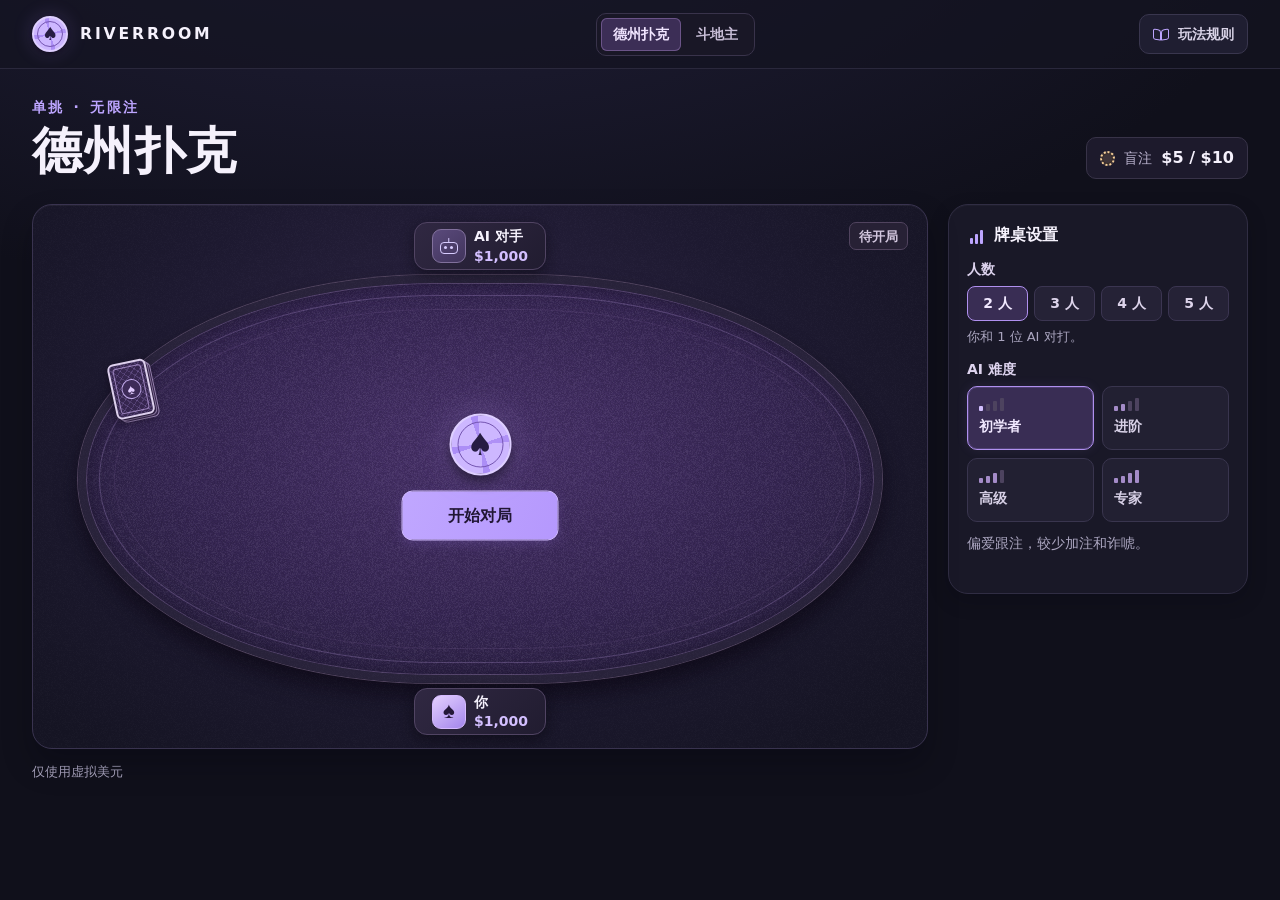
<file: index.html>
<!doctype html>
<html lang="zh-CN">
<head>
  <meta charset="utf-8">
  <meta name="viewport" content="width=device-width, initial-scale=1">
  <meta name="theme-color" content="#11111f">
  <meta name="description" content="和 AI 打 2 至 5 人无限注德州扑克，提供四档难度和牌型图解。">
  <title>河牌俱乐部 · 德州扑克</title>
  <link rel="icon" type="image/png" href="./chip.png">
  <link rel="stylesheet" href="./style.css">
  <script type="module" src="./app.mjs"></script>
</head>
<body>
  <header class="masthead">
    <div class="width masthead-inner">
      <div class="wordmark" aria-label="Riverroom 河牌俱乐部">
        <span class="brand-chip" aria-hidden="true"><span>♠</span></span>
        <span>RIVERROOM</span>
      </div>
      <nav class="game-nav" aria-label="切换牌桌">
        <a href="./" aria-current="page">德州扑克</a>
        <a href="./doudizhu.html">斗地主</a>
      </nav>
      <button class="rules-button" data-open-rules type="button">
        <span class="book-icon" aria-hidden="true"></span>玩法规则
      </button>
    </div>
  </header>

  <main class="width main">
    <div class="intro">
      <div>
        <p class="eyebrow"><span id="game-mode">单挑</span> <span class="eyebrow-dot" aria-hidden="true">·</span> 无限注</p>
        <h1>德州扑克</h1>
      </div>
      <div class="blind-caption"><span class="mini-chip" aria-hidden="true"></span><span>盲注</span><strong>$5 / $10</strong></div>
      <div class="compact-settings">
        <div class="compact-field">
          <label for="seat-count-select">人数</label>
          <span class="select-wrap"><select id="seat-count-select" aria-describedby="seat-count-description"></select></span>
        </div>
        <div class="compact-field">
          <label for="difficulty-select">AI 难度</label>
          <span class="select-wrap"><select id="difficulty-select" aria-describedby="difficulty-description"></select></span>
        </div>
      </div>
    </div>

    <div class="room">
      <div class="game-column">
        <section class="table" id="table" data-turn="idle" data-seat-count="2" aria-label="德州扑克桌">
          <div class="felt" aria-hidden="true"></div>
          <div class="deck-stack" id="deck" aria-hidden="true"></div>
          <div class="table-meta">
            <span class="hand-number" id="hand-number" hidden></span>
            <span class="street" id="street">待开局</span>
          </div>

          <div id="seats"></div>

          <div class="pot" aria-label="底池筹码">
            <span class="pot-icon" aria-hidden="true"><i></i><i></i></span>
            <div class="pot-caption"><span class="pot-label" id="pot-label">底池</span><strong id="pot"></strong></div>
          </div>
          <div class="board" id="board" aria-label="公共牌"></div>
          <div class="table-status">
            <p class="turn-caption" id="turn-caption" role="status"></p>
          </div>
          <div class="table-lobby" id="table-lobby">
            <span class="brand-chip lobby-chip" aria-hidden="true"><span>♠</span></span>
            <button class="action action--raise" id="start" type="button">开始对局</button>
            <span class="lobby-blinds">盲注 $5 / $10</span>
          </div>

          <div class="card-flights" id="card-flights" aria-hidden="true"></div>
        </section>

        <section class="controls" id="controls" aria-label="下注操作" hidden>
          <div id="betting-controls">
            <div class="bet-config" id="bet-config">
              <div class="bet-label">
                <label for="bet-range" id="bet-label">加注至</label>
                <span class="bet-amount"><span aria-hidden="true">$</span><input class="bet-value" id="bet-value" type="number" inputmode="numeric" step="1" placeholder="—" aria-label="自定义金额（美元）" aria-describedby="bet-guidance"></span>
              </div>
              <input id="bet-range" class="bet-range" type="range" min="0" max="1" step="1" value="0">
              <div class="bet-shortcuts">
                <div class="quick-bets quick-bets--fixed" role="group" aria-label="固定金额">
                  <button type="button" data-amount="20">$20</button>
                  <button type="button" data-amount="30">$30</button>
                  <button type="button" data-amount="50">$50</button>
                  <button type="button" data-amount="100">$100</button>
                </div>
                <div class="quick-bets" role="group" aria-label="快捷金额">
                  <button type="button" data-size="minimum">最小</button>
                  <button type="button" data-size="0.5">半池</button>
                  <button type="button" data-size="1">满池</button>
                  <button type="button" data-size="all">全下</button>
                </div>
              </div>
              <p class="bet-guidance" id="bet-guidance" role="status" hidden></p>
            </div>
            <div class="action-buttons">
              <button id="fold" class="action action--fold" type="button">弃牌</button>
              <button id="call" class="action action--call" type="button">跟注</button>
              <button id="raise" class="action action--raise" type="button">加注</button>
              <button id="open-advisor" class="action action--advisor" type="button" aria-haspopup="dialog" aria-controls="advisor-dialog">
                <span class="panel-signal" aria-hidden="true"><i></i><i></i><i></i></span>AI 建议与分析
              </button>
            </div>
          </div>
          <div class="end-controls" id="end-controls" hidden>
            <div class="result-copy">
              <p class="result-title" id="result-title"></p>
              <p class="result-detail" id="result-detail"></p>
              <button class="action action--call result-review" id="open-showdown" type="button" aria-haspopup="dialog" aria-controls="showdown-dialog" hidden>查看摊牌</button>
            </div>
            <button id="next-hand" class="action action--raise" type="button">下一手</button>
          </div>
        </section>
      </div>

      <aside class="room-aside is-idle" id="room-aside" aria-label="牌桌设置和记录">
        <section class="panel difficulty-panel" aria-labelledby="table-settings-heading">
          <h2 id="table-settings-heading"><span class="panel-signal" aria-hidden="true"><i></i><i></i><i></i></span>牌桌设置</h2>
          <h3 class="setting-label" id="seat-count-heading">人数</h3>
          <div class="seat-count-grid" id="seat-count-options" role="group" aria-labelledby="seat-count-heading"></div>
          <p class="setting-description" id="seat-count-description"></p>
          <h3 class="setting-label" id="difficulty-heading">AI 难度</h3>
          <div class="difficulty-grid" id="difficulty-options" role="group" aria-label="选择 AI 难度"></div>
          <p class="difficulty-description" id="difficulty-description"></p>
        </section>

        <section class="panel history-panel" id="history-panel" aria-labelledby="history-heading" hidden>
          <h2 id="history-heading"><span class="panel-list" aria-hidden="true"><i></i><i></i><i></i></span>本手记录</h2>
          <div class="history-list" id="history-scroll" tabindex="0" role="region" aria-label="本手行动记录">
            <ol id="hand-log"></ol>
          </div>
          <button class="reset-button" id="reset" type="button">重新开局</button>
        </section>
      </aside>
    </div>
    <footer class="footer">仅使用虚拟美元</footer>
  </main>

  <dialog id="rules-dialog" class="dialog dialog--rules" aria-labelledby="rules-title">
    <div class="dialog-inner">
      <div class="dialog-heading">
        <h2 id="rules-title">玩法规则</h2>
        <form method="dialog"><button class="dialog-close" type="submit" aria-label="关闭">×</button></form>
      </div>
      <p>每位玩家各有 $1,000 虚拟美元。庄家（BTN）每手轮换。三人及以上时，庄家左侧依次是 $5 小盲和 $10 大盲。四人桌有庄家右侧的关煞位（CO），五人桌再往右一席是劫位（HJ）。翻牌前从大盲左侧开始，翻牌后从庄家左侧开始。只剩两人时，庄家兼小盲，翻牌前先行动，大盲在翻牌后先行动。</p>
      <h3>四种花色</h3>
      <div class="suit-examples" id="suit-examples"></div>
      <p class="rule-note">四种花色地位相同，摊牌按五张牌的牌型和点数比较。</p>
      <h3>一手怎么打</h3>
      <p>先拿两张手牌，再依次发出三张翻牌、一张转牌和一张河牌。面对下注可弃牌、跟注或加注。无需跟注时，可过牌或下注。</p>
      <p>对手弃牌时你直接赢得底池。打到摊牌时，从两张手牌和五张公共牌中选出最强的五张，比牌后结算。牌力完全相同则平分底池。</p>
      <h3>牌型从强到弱</h3>
      <ol class="hand-examples" id="hand-examples"></ol>
      <h3>全下和边池</h3>
      <p>未被对手跟注的金额会退回。有人全下时，每人只能争夺自己参与的底池，主池和边池分别结算。筹码归零的玩家出局。你出局或赢下整桌后，可以准备下一局。</p>
    </div>
  </dialog>

  <dialog id="advisor-dialog" class="dialog dialog--advisor" aria-labelledby="advisor-title">
    <div class="dialog-inner">
      <div class="dialog-heading">
        <h2 id="advisor-title">AI 建议与分析</h2>
        <form method="dialog"><button class="dialog-close" type="submit" aria-label="关闭分析" autofocus>×</button></form>
      </div>
      <div id="advisor-details" hidden>
        <p class="advisor-context" id="advisor-context"></p>
        <div class="advisor-hand">
          <span>你的手牌</span>
          <strong id="advisor-pocket"></strong>
          <span id="advisor-hand-type"></span>
        </div>
        <div class="advisor-hand" id="advisor-board-row" hidden>
          <span>公共牌</span>
          <strong id="advisor-board"></strong>
        </div>
        <dl class="advisor-metrics">
          <div><dt>摊牌权益</dt><dd id="advisor-equity"></dd></div>
          <div><dt>跟注所需权益</dt><dd id="advisor-odds"></dd></div>
          <div><dt>当前底池</dt><dd id="advisor-pot"></dd></div>
        </dl>
      </div>
      <div class="advisor-suggestion" role="status">
        <strong id="advisor-decision"></strong>
        <p id="advisor-reason"></p>
      </div>
      <p class="advisor-method">摊牌权益是模拟中平均分到的底池比例。模拟参考已见牌和对手下注记录。</p>
    </div>
  </dialog>

  <dialog id="showdown-dialog" class="dialog dialog--showdown" aria-labelledby="showdown-title">
    <div class="dialog-inner">
      <div class="dialog-heading">
        <h2 id="showdown-title">摊牌结果</h2>
        <form method="dialog"><button class="dialog-close" type="submit" aria-label="关闭摊牌结果" autofocus>×</button></form>
      </div>
      <ol class="showdown-pots" id="showdown-pots" aria-label="底池分配"></ol>
      <ul class="showdown-hands" id="showdown-hands" aria-label="获胜牌型"></ul>
    </div>
  </dialog>

  <dialog id="reset-dialog" class="dialog dialog--small" aria-labelledby="reset-title">
    <div class="dialog-inner">
      <h2 id="reset-title">重新开局？</h2>
      <p>当前对局将结束。所有玩家恢复为 $1,000，牌桌回到待开局状态。</p>
      <form class="dialog-actions" method="dialog">
        <button class="action action--fold" value="cancel" autofocus>继续打</button>
        <button class="action action--raise" value="reset">重新开局</button>
      </form>
    </div>
  </dialog>
</body>
</html>
</file>
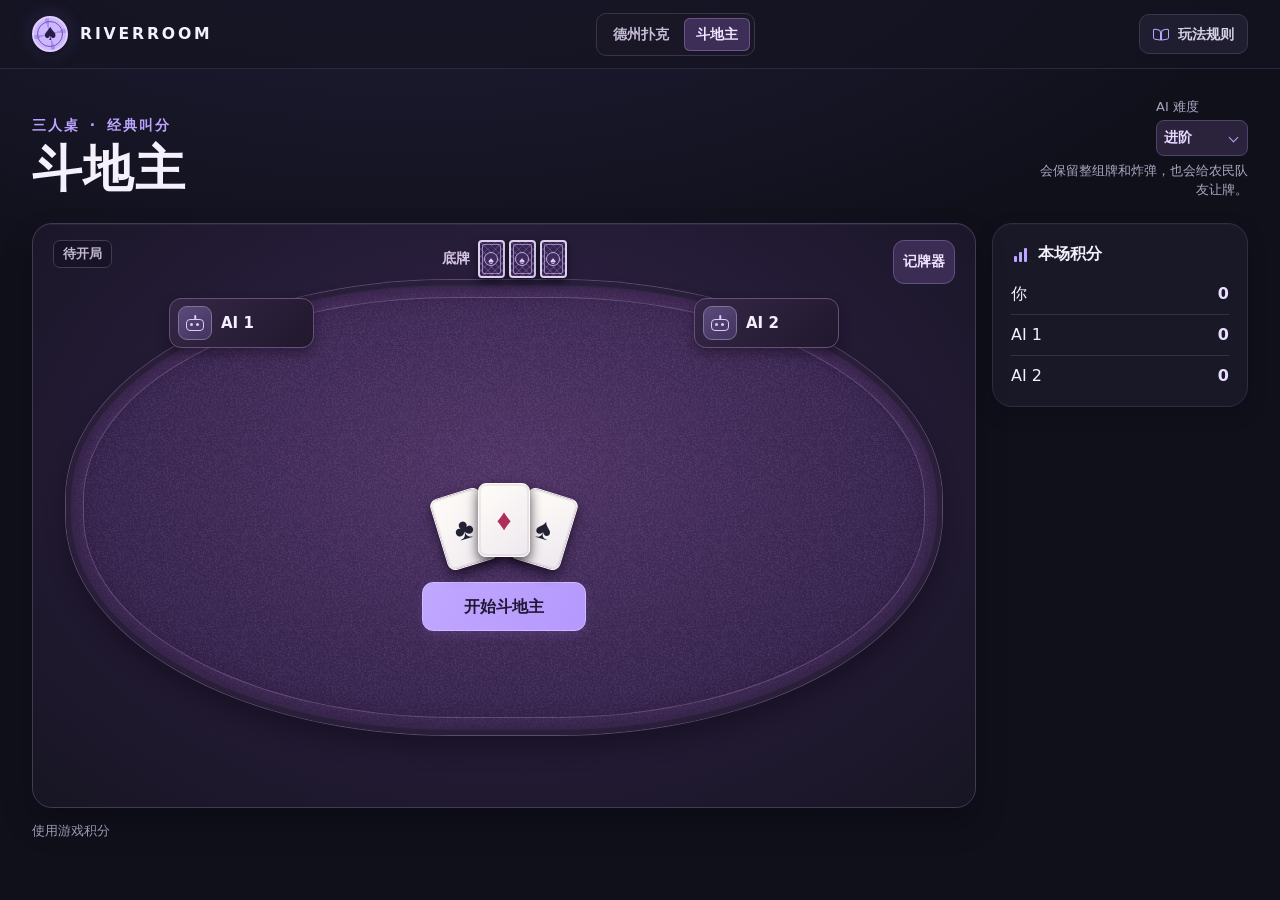
<file: doudizhu.html>
<!doctype html>
<html lang="zh-CN">
<head>
  <meta charset="utf-8">
  <meta name="viewport" content="width=device-width, initial-scale=1">
  <meta name="theme-color" content="#11111f">
  <meta name="description" content="和两位 AI 打经典三人斗地主。轮流叫分，选牌跟牌，支持出牌提示和积分结算。">
  <title>河牌俱乐部 · 斗地主</title>
  <link rel="icon" type="image/png" href="./chip.png">
  <link rel="stylesheet" href="./style.css">
  <link rel="stylesheet" href="./doudizhu.css">
  <script type="module" src="./doudizhu.mjs"></script>
</head>
<body>
  <header class="masthead">
    <div class="width masthead-inner">
      <div class="wordmark" aria-label="Riverroom 河牌俱乐部">
        <span class="brand-chip" aria-hidden="true"><span>♠</span></span>
        <span>RIVERROOM</span>
      </div>
      <nav class="game-nav" aria-label="切换牌桌">
        <a href="./">德州扑克</a>
        <a href="./doudizhu.html" aria-current="page">斗地主</a>
      </nav>
      <button class="rules-button" id="ddz-open-rules" type="button">
        <span class="book-icon" aria-hidden="true"></span>玩法规则
      </button>
    </div>
  </header>

  <main class="width main ddz-main">
    <div class="intro">
      <div>
        <p class="eyebrow">三人桌 <span class="eyebrow-dot" aria-hidden="true">·</span> 经典叫分</p>
        <h1>斗地主</h1>
      </div>
      <div class="ddz-difficulty">
        <div class="compact-field">
          <label for="ddz-difficulty">AI 难度</label>
          <span class="select-wrap"><select id="ddz-difficulty" aria-describedby="ddz-difficulty-description"></select></span>
        </div>
        <p id="ddz-difficulty-description"></p>
      </div>
    </div>

    <div class="ddz-room">
      <section class="ddz-table" id="ddz-table" data-phase="idle" aria-label="斗地主牌桌">
        <div class="ddz-felt" aria-hidden="true"></div>

        <div class="ddz-meta">
          <div class="ddz-round-meta">
            <span class="hand-number" id="ddz-round">待开局</span>
            <span class="ddz-stake" id="ddz-stake" hidden></span>
          </div>
          <div class="ddz-bottom">
            <span>底牌</span>
            <div class="ddz-card-line" id="ddz-bottom" role="group" aria-label="三张底牌"></div>
          </div>
          <button class="action action--call ddz-tracker-button" id="ddz-open-tracker" type="button" aria-haspopup="dialog" aria-controls="ddz-tracker">记牌器</button>
        </div>

        <div class="ddz-rivals">
          <div class="ddz-rival-column"><div class="ddz-rival" id="ddz-seat-1">
            <span class="avatar avatar--computer" aria-hidden="true"><span class="robot"></span></span>
            <div class="ddz-rival-copy">
              <strong>AI 1</strong>
              <span class="ddz-role" id="ddz-role-1" hidden></span>
            </div>
            <span class="ddz-count" id="ddz-count-1" hidden></span>
          </div>
          <div class="ddz-seat-action" id="ddz-action-1" hidden></div></div>
          <div class="ddz-rival-column"><div class="ddz-rival" id="ddz-seat-2">
            <span class="avatar avatar--computer" aria-hidden="true"><span class="robot"></span></span>
            <div class="ddz-rival-copy">
              <strong>AI 2</strong>
              <span class="ddz-role" id="ddz-role-2" hidden></span>
            </div>
            <span class="ddz-count" id="ddz-count-2" hidden></span>
          </div>
          <div class="ddz-seat-action" id="ddz-action-2" hidden></div></div>
        </div>

        <div class="ddz-center">
          <div class="ddz-lobby" id="ddz-lobby">
            <div class="ddz-lobby-cards" aria-hidden="true">
              <span class="card card--face">♣</span>
              <span class="card card--face card--red">♦</span>
              <span class="card card--face">♠</span>
            </div>
            <button class="action action--raise" id="ddz-start" type="button">开始斗地主</button>
          </div>
          <p class="ddz-turn" id="ddz-turn" role="status"></p>
          <p class="ddz-event" id="ddz-event" role="status"></p>
        </div>

        <div class="ddz-seat-action ddz-seat-action--player" id="ddz-action-0" hidden></div>

        <div class="ddz-hand-area" id="ddz-hand-area" hidden>
          <div class="ddz-hand-heading">
            <div>
              <h2>你的手牌</h2>
              <span class="ddz-role" id="ddz-role-0" hidden></span>
            </div>
            <span class="ddz-count" id="ddz-count-0"></span>
          </div>
          <div class="ddz-hand" id="ddz-hand" role="group" aria-label="点击选择手牌"></div>
        </div>

        <div class="ddz-controls" id="ddz-controls" hidden>
          <div class="ddz-bid-controls" id="ddz-bid-controls" role="group" aria-label="叫分" hidden>
            <button class="action action--fold" type="button" data-bid="0">不叫</button>
            <button class="action action--call" type="button" data-bid="1">1 分</button>
            <button class="action action--call" type="button" data-bid="2">2 分</button>
            <button class="action action--raise" type="button" data-bid="3">3 分</button>
          </div>
          <div id="ddz-play-controls" hidden>
            <div class="ddz-selection-row">
              <p class="ddz-selection" id="ddz-selection" role="status"></p>
              <button class="action action--fold ddz-clear" id="ddz-clear" type="button" aria-label="清空已选手牌" disabled>清空</button>
            </div>
            <div class="ddz-play-buttons">
              <button class="action action--fold" id="ddz-pass" type="button">不出</button>
              <button class="action action--call" id="ddz-hint" type="button">提示</button>
              <button class="action action--raise" id="ddz-play" type="button">出牌</button>
            </div>
          </div>
        </div>

        <div class="ddz-summary" id="ddz-summary" aria-labelledby="ddz-result-title" hidden>
          <div>
            <h2 id="ddz-result-title"></h2>
            <p id="ddz-result-detail"></p>
          </div>
          <button class="action action--raise" id="ddz-next" type="button">再来一局</button>
        </div>
      </section>

      <aside class="ddz-side" aria-label="斗地主积分和记录">
        <section class="panel ddz-score-panel" aria-labelledby="ddz-score-title">
          <h2 id="ddz-score-title"><span class="panel-signal" aria-hidden="true"><i></i><i></i><i></i></span>本场积分</h2>
          <dl class="ddz-score">
            <div><dt>你</dt><dd id="ddz-score-0">0</dd></div>
            <div><dt>AI 1</dt><dd id="ddz-score-1">0</dd></div>
            <div><dt>AI 2</dt><dd id="ddz-score-2">0</dd></div>
          </dl>
        </section>

        <section class="panel history-panel ddz-history-panel" id="ddz-history-panel" aria-labelledby="ddz-history-title" hidden>
          <h2 id="ddz-history-title"><span class="panel-list" aria-hidden="true"><i></i><i></i><i></i></span>本局记录</h2>
          <div class="history-list" id="ddz-history-scroll" tabindex="0" role="region" aria-label="本局出牌记录">
            <ol id="ddz-history"></ol>
          </div>
        </section>
      </aside>
    </div>
    <footer class="footer">使用游戏积分</footer>
  </main>

  <dialog id="ddz-tracker" class="dialog dialog--tracker" aria-labelledby="ddz-tracker-title" aria-describedby="ddz-tracker-description">
    <div class="dialog-inner">
      <div class="dialog-heading">
        <div class="ddz-tracker-title">
          <h2 id="ddz-tracker-title">记牌器</h2>
          <span class="ddz-tracker-total" id="ddz-tracker-total" hidden></span>
        </div>
        <form method="dialog"><button class="dialog-close" type="submit" aria-label="关闭记牌器" autofocus>×</button></form>
      </div>
      <p id="ddz-tracker-description">发牌后可查看你手牌以外尚未打出的牌。</p>
      <dl class="ddz-tracker-counts" id="ddz-tracker-counts" aria-label="各点数剩余张数" hidden></dl>
    </div>
  </dialog>

  <dialog id="ddz-rules" class="dialog dialog--rules" aria-labelledby="ddz-rules-title">
    <div class="dialog-inner">
      <div class="dialog-heading">
        <h2 id="ddz-rules-title">斗地主规则</h2>
        <form method="dialog"><button class="dialog-close" type="submit" aria-label="关闭规则" autofocus>×</button></form>
      </div>
      <h3>叫地主</h3>
      <p>每人先拿 17 张牌。轮到你时，可以不叫，或叫比当前更高的分数。叫 3 分直接成为地主，否则一轮后由最高叫分者当地主。三人都不叫就重新发牌。地主拿走公开的三张底牌，并第一个出牌。</p>
      <h3>出牌与跟牌</h3>
      <p>点手牌选中，再按「出牌」。「提示」会选出一组合法牌，可以反复点击换一组。跟牌时可选「不出」，或用同牌型、同张数、更高点数的牌压过上一手。连续两人不出后，由最后出牌的人领出新一轮。</p>
      <p>单牌从小到大为 3 至 A、2、小王、大王。炸弹可以压过普通牌型，王炸可以压过炸弹。</p>
      <dl class="ddz-rule-combos">
        <div><dt>单牌、对子、三张</dt><dd>同点数的 1 张、2 张或 3 张。</dd></div>
        <div><dt>三带一、三带一对</dt><dd>三张同点牌带一张单牌或一对。</dd></div>
        <div><dt>顺子、连对</dt><dd>至少 5 张连续单牌，或至少 3 个连续对子。</dd></div>
        <div><dt>飞机</dt><dd>至少 2 组三张连续同点牌，可每组带一张单牌或一对。</dd></div>
        <div><dt>四带二、四带两对</dt><dd>四张同点牌带两张单牌，或带两对不同点数的对子。</dd></div>
        <div><dt>炸弹、王炸</dt><dd>四张同点的牌是炸弹。小王和大王一起出是王炸。</dd></div>
      </dl>
      <p class="rule-note">顺子、连对和飞机的主体只用 3 至 A。带单牌时，同点数最多带两张，大小王最多带一张，所带牌的点数须与主体不同。</p>
      <h3>输赢与积分</h3>
      <p>地主先出完，地主胜。任一农民先出完，两名农民一起赢。叫分是底分，每次炸弹或王炸都让倍数翻倍。地主赢且两个农民都未出牌为春天，农民赢且地主只出过一手为反春，两种情况都再翻一倍。</p>
      <p>每名农民按底分乘倍数结算，地主结算两份。</p>
    </div>
  </dialog>
</body>
</html>
</file>
<file: style.css>
:root {
  color-scheme: dark;
  --background: #10101b;
  --panel: #191827;
  --border: #302d43;
  --text: #f5f1fc;
  --muted: #aaa5bf;
  --accent: #bda5ff;
  --accent-bright: #d2bfff;
  --gold: #f7d199;
  --radius: 20px;
  font-family: Inter, system-ui, -apple-system, BlinkMacSystemFont, 'PingFang SC', 'Microsoft YaHei', 'Noto Sans CJK SC', sans-serif;
  line-height: 1.5;
  font-weight: 450;
  -webkit-font-smoothing: antialiased;
}

*, *::before, *::after { box-sizing: border-box; }
[hidden] { display: none !important; }
body {
  min-width: 280px;
  min-height: 100vh;
  margin: 0;
  color: var(--text);
  background: radial-gradient(ellipse 80% 500px at 32% -140px, #22203b, transparent 89%), var(--background);
  background-repeat: no-repeat;
}
button, input, select { font: inherit; }
button { cursor: pointer; }
button:disabled, input:disabled { cursor: default; }
button, select { color: inherit; }
:focus-visible { outline: 2px solid var(--accent-bright); outline-offset: 4px; }
button, input, select { -webkit-tap-highlight-color: transparent; }
.width { width: min(1240px, calc(100% - 64px)); margin-inline: auto; }

.masthead { background: #141320b0; border-bottom: 1px solid #2a283c; }
.masthead-inner { min-height: 68px; display: flex; align-items: center; justify-content: space-between; gap: 14px; }
.wordmark { display: flex; align-items: center; gap: 12px; font-size: .98rem; font-weight: 850; letter-spacing: .18em; }
.game-nav { display: flex; gap: 3px; padding: 4px; border: 1px solid #39334b; border-radius: 10px; background: #191726; }
.game-nav a { display: grid; place-items: center; min-height: 33px; padding: 3px 12px; border-radius: 6px; color: #c7bdd6; font-size: .875rem; font-weight: 750; text-decoration: none; white-space: nowrap; }
.game-nav a:hover { color: var(--text); background: #292237; }
.game-nav a[aria-current='page'] { color: #f1e5ff; background: #3c2e56; box-shadow: inset 0 0 0 1px #6b5488; }
.brand-chip {
  display: grid;
  place-items: center;
  position: relative;
  width: 36px;
  height: 36px;
  border-radius: 50%;
  border: 2px solid #decfff;
  color: #271c43;
  background: conic-gradient(from 15deg, #cdb7ff 0deg 55deg, #af91f6 55deg 70deg, #cdb7ff 70deg 145deg, #ac8ef6 145deg 160deg, #cdb7ff 160deg 235deg, #ac8ef6 235deg 250deg, #cdb7ff 250deg 325deg, #ac8ef6 325deg 340deg, #cdb7ff 340deg 360deg);
  box-shadow: 0 0 19px #af89ff36, 0 2px 5px #07040e;
}
.brand-chip::before { content: ''; position: absolute; inset: 3px; border-radius: inherit; border: 1px solid #7455b1; }
.brand-chip span { font-size: 1.125rem; line-height: 1; letter-spacing: 0; }
.rules-button {
  min-height: 40px;
  display: flex;
  align-items: center;
  gap: 9px;
  padding: 0 13px;
  border: 1px solid #39364e;
  border-radius: 10px;
  color: #d9d3e7;
  background: #1f1e31;
  font-size: .875rem;
  font-weight: 650;
}
.rules-button:hover { background: #2a263e; }
.book-icon { position: relative; display: inline-block; width: 16px; height: 13px; flex: 0 0 16px; color: var(--accent); }
.book-icon::before, .book-icon::after { content: ''; position: absolute; inset: 1px auto 1px 0; width: 8px; border: 1.5px solid currentColor; border-radius: 2px 3px 1px 2px; transform: skewY(9deg); }
.book-icon::after { left: auto; right: 0; transform: skewY(-9deg); border-radius: 3px 2px 2px 1px; }

.main { padding-top: 28px; }
.intro { display: flex; justify-content: space-between; align-items: end; gap: 12px; margin-bottom: 23px; }
.eyebrow { margin: 0 0 3px; color: var(--accent); font-size: .875rem; font-weight: 730; letter-spacing: .16em; }
.eyebrow-dot { padding-inline: 2px; }
h1 { margin: 0; font-size: clamp(2rem, 4vw, 3.15rem); font-weight: 840; line-height: 1.2; letter-spacing: .025em; }
.blind-caption {
  display: inline-flex;
  align-items: center;
  gap: 9px;
  padding: 8px 13px;
  margin-bottom: 2px;
  border: 1px solid #383348;
  border-radius: 10px;
  background: #1d1a2c;
  color: #bbb4cf;
  font-size: .875rem;
}
.blind-caption strong { color: var(--text); font-size: 1rem; font-weight: 750; font-variant-numeric: tabular-nums; }
.mini-chip { width: 15px; height: 15px; border: 2px dotted var(--gold); border-radius: 50%; background: #edc38a29; box-shadow: inset 0 0 0 1px #382a24; }
.compact-settings { display: none; }
.compact-field { display: grid; gap: 3px; color: var(--muted); font-size: .8125rem; }
.select-wrap { position: relative; }
.select-wrap::after { content: ''; position: absolute; right: 11px; top: calc(50% - 4px); width: 7px; height: 7px; border: solid var(--accent); border-width: 0 1.5px 1.5px 0; transform: rotate(45deg); pointer-events: none; }
.compact-field select { appearance: none; min-height: 36px; padding: 4px 24px 4px 7px; border: 1px solid #51436c; border-radius: 8px; color: #e6d8ff; background: #2a233b; font-size: .875rem; font-weight: 730; }
.compact-field select:disabled { opacity: .63; }

.room { display: grid; grid-template-columns: minmax(0, 1fr) minmax(260px, 300px); gap: 20px; align-items: stretch; }
.game-column, .room-aside { min-width: 0; display: flex; flex-direction: column; gap: 15px; }
.table {
  --north-seat: 17px;
  --south-seat: 13px;
  --pot-y: 162px;
  --board-y: 203px;
  --board-card-width: 61px;
  --table-height: 545px;
  --seat-action-height: 40px;
  --seat-action-room: calc(var(--seat-action-height) + 4px);
  --table-height-extra: 24px;
  --deck-pot-offset: 22px;
  height: calc(var(--table-height) + var(--table-height-extra));
  position: relative;
  isolation: isolate;
  overflow: hidden;
  border: 1px solid #39334f;
  border-radius: var(--radius);
  background: radial-gradient(ellipse at 48% 37%, #2e2545, #1e1a31 50%, #161524 90%);
  box-shadow: 0 16px 30px #03020a42, inset 0 1px #ffffff0c;
}
.table.is-multiway { --north-seat: 48px; --pot-y: 181px; --board-y: 221px; --table-height: 558px; }
.table[data-turn='idle'] { --seat-action-room: 0px; --table-height-extra: 0px; }
.table::before { content: ''; pointer-events: none; position: absolute; inset: 0; background-image: url('./felt-grain.png'); opacity: .31; }
.felt {
  position: absolute;
  z-index: -1;
  inset: 70px 5% 65px;
  border-radius: 46% / 52%;
  border: 8px solid #29233b;
  background: url('./felt-grain.png'), radial-gradient(ellipse at 50% 43%, #49326b, #362653 55%, #29213f 88%);
  box-shadow: 0 0 0 1px #50435e, 0 13px 21px #08040f99, inset 0 0 0 1px #8b75a374, inset 0 0 24px #160f26a8;
}
.felt::before, .felt::after { content: ''; position: absolute; pointer-events: none; inset: 12px 13px; border: 1px solid #bd9de244; border-radius: inherit; }
.felt::after { inset: 26px 28px; border-color: #b390d01c; }
.table.is-opening .felt { animation: table-open 840ms cubic-bezier(.18,.72,.28,1) both; }
.table.is-opening .felt::before { animation: rail-light 850ms ease-out both; }
.table.is-opening .hand-number { animation: hand-arrive 540ms ease-out both; }
@keyframes table-open {
  from { opacity: .45; transform: scale(.965, .91); }
  to { opacity: 1; transform: none; }
}
@keyframes rail-light {
  0%, 100% { box-shadow: none; }
  42% { box-shadow: 0 0 22px #b286ff5c, inset 0 0 16px #b286ff38; border-color: #c9a7ff99; }
}
@keyframes hand-arrive {
  from { opacity: .4; transform: translateY(5px); }
  to { opacity: 1; transform: none; }
}
.table-meta { position: absolute; top: 17px; inset-inline: 19px; display: flex; justify-content: space-between; align-items: center; pointer-events: none; }
.hand-number, .street { display: inline-flex; align-items: center; min-height: 28px; padding: 1px 9px; border-radius: 7px; font-size: .8125rem; font-weight: 680; }
.hand-number { color: #c1b8d2; background: #171323bb; border: 1px solid #443a54; font-variant-numeric: tabular-nums; }
.street { margin-inline-start: auto; color: #e6d5ff; background: #423258; border: 1px solid #664f7c; }
.table[data-turn='idle'] .street { color: #d3c7df; background: #272135; border-color: #50435e; }
.table[data-turn='idle'] .pot, .table[data-turn='idle'] .table-status { display: none; }
.table-lobby {
  position: absolute;
  z-index: 4;
  top: 50%;
  left: 50%;
  translate: -50% -50%;
  display: grid;
  justify-items: center;
  gap: 15px;
}
.lobby-chip { width: 62px; height: 62px; box-shadow: 0 0 32px #c1a3ff46, 0 6px 12px #0e091bd4; }
.lobby-chip::before { inset: 6px; }
.lobby-chip span { font-size: 1.9rem; }
.table-lobby .action { min-width: 157px; min-height: 50px; }
.lobby-blinds { display: none; color: #dfd0f1; font-size: .875rem; white-space: nowrap; }

.seat-spot {
  position: absolute;
  top: var(--north-seat);
  left: clamp(44px, var(--seat-x), calc(100% - 44px));
  translate: -50% 0;
  display: flex;
  flex-direction: column;
  align-items: center;
  gap: 9px;
}
.seat-spot--lower { top: auto; bottom: var(--south-seat); flex-direction: column-reverse; gap: 8px; }
.seat {
  position: relative;
  display: grid;
  min-width: 132px;
  gap: 4px;
  padding: 5px;
  border: 1px solid #514463;
  border-radius: 13px;
  background: linear-gradient(135deg, #302842, #211c30);
  box-shadow: 0 5px 14px #08060e7d;
}
.seat-identity { display: flex; align-items: center; justify-content: center; gap: 8px; }
.table.is-multiway .seat-spot { gap: 6px; }
.table.is-multiway .seat { min-width: 105px; padding: 4px; }
.table.is-multiway .avatar { width: 32px; height: 32px; flex-basis: 32px; }
.seat-spot[data-status='folded'] .seat-identity,
.seat-spot[data-status='out'] :is(.seat-identity, .seat-position, .pocket) { opacity: .55; }
.seat-spot[data-status='folded'] .card { opacity: .35; }
.seat-spot[data-seat='0'][data-status='folded'] .card { opacity: .72; }
.seat.is-active { border-color: #b89ded; box-shadow: 0 0 0 2px #a780e333, 0 0 25px #9b73e045, 0 5px 16px #09061190; }
.seat.is-winner { border-color: #d4aa72; box-shadow: 0 0 26px #e4ba7a34, 0 5px 16px #09061190; }
.seat-name { display: block; font-size: .875rem; font-weight: 750; line-height: 1.25; white-space: nowrap; }
.seat-stack { display: block; margin-top: 2px; color: #d3bfff; font-size: .875rem; line-height: 1.15; font-weight: 700; font-variant-numeric: tabular-nums; }
.avatar { width: 34px; height: 34px; flex: 0 0 34px; display: grid; place-items: center; border-radius: 9px; }
.avatar--computer { color: #d8ccff; background: linear-gradient(145deg, #5a4a7b, #41345c); border: 1px solid #81709c; }
.avatar--player { color: #241839; background: linear-gradient(145deg, #e4d0ff, #a385ec); border: 1px solid #d5baff; font-family: Georgia, serif; font-size: 1.4rem; line-height: 1; }
.robot { position: relative; margin-top: 4px; width: 18px; height: 12px; border: 1.5px solid currentColor; border-radius: 4px; }
.robot::before { content: ''; position: absolute; bottom: 100%; left: 50%; translate: -50% 0; height: 5px; width: 1.5px; background: currentColor; border-radius: 2px; }
.robot::after { content: ''; position: absolute; top: 3px; left: 3px; width: 3px; height: 3px; border-radius: 50%; background: currentColor; box-shadow: 6px 0 currentColor; }
.seat-position {
  min-width: 0;
  padding: 2px 4px;
  border-radius: 5px;
  color: #e7d7ff;
  background: #55426875;
  font-size: .8125rem;
  font-weight: 720;
  line-height: 1.2;
  text-align: center;
  white-space: nowrap;
}
.seat-position.is-button { color: #f9dcac; background: #75553165; }
.seat-action {
  display: grid;
  align-content: center;
  justify-items: center;
  gap: 1px;
  min-width: 0;
  height: var(--seat-action-height);
  padding: 2px 3px;
  border: 1px solid #725a92;
  border-radius: 7px;
  color: #f0e4ff;
  background: #34264b;
  font-size: .875rem;
  font-weight: 780;
  line-height: 1.1;
  white-space: nowrap;
}
.seat-action-label { display: flex; align-items: baseline; gap: 3px; }
.seat-action-street { color: #d1bbec; font-size: .6875rem; font-weight: 630; }
.seat-action-value { font-size: .8125rem; font-variant-numeric: tabular-nums; }
.seat-action[data-move='pending'] { color: #c7b8d8; border-color: #605271; border-style: dashed; background: #2a2137; }
.seat-action[data-move='fold'] { color: #ddd2e8; border-color: #71617e; background: #292232; }
.seat-action[data-move='check'] { color: #dcf2e9; border-color: #527d75; background: #213a38; }
.seat-action:is([data-move='bet'], [data-move='raise'], [data-move='all-in']) { color: #ffe0a8; border-color: #ac8252; background: #432f32; }
.seat-action[data-latest='true'] { border-color: #d0b5f9; box-shadow: 0 0 8px #be9df550; }
.seat-action:is([data-move='bet'], [data-move='raise'], [data-move='all-in'])[data-latest='true'] { border-color: #f5c882; }
.seat-action-announcement {
  position: absolute;
  width: 1px;
  height: 1px;
  overflow: hidden;
  clip-path: inset(50%);
  white-space: nowrap;
}

.board { display: flex; position: absolute; top: calc(var(--board-y) + var(--seat-action-room)); left: 50%; translate: -50% 0; gap: 9px; }
.pocket { display: flex; position: relative; gap: 8px; }
.pocket--computer { gap: 5px; }
.card {
  --card-width: 61px;
  width: var(--card-width);
  aspect-ratio: 0.70;
  flex: 0 0 var(--card-width);
  display: grid;
  place-items: center;
  overflow: hidden;
  border-radius: 8px;
  position: relative;
  user-select: none;
}
.board .card { --card-width: var(--board-card-width); }
.card--blank { border: 1px solid #b895dc50; background: linear-gradient(155deg, #1d15283b, #8b6aaf17); box-shadow: inset 0 2px 7px #190e28a8; }
.card--blank .card-mark { color: #b899d280; font-family: Georgia, serif; font-size: 1.1rem; }
.card--back {
  border: 2px solid #ddd0ed;
  background: repeating-linear-gradient(45deg, transparent 0 4px, #9880c542 4px 5px), repeating-linear-gradient(-45deg, transparent 0 4px, #957ac443 4px 5px), #36264f;
  box-shadow: 0 4px 8px #0a0714ad;
}
.card--back::before { content: ''; position: absolute; inset: 3px; border-radius: 3px; border: 1px solid #c7a9e9af; }
.card--back .card-mark { position: relative; display: grid; place-items: center; width: 20px; height: 20px; border: 1px solid #bea7e7; border-radius: 50%; background: #3d2b58; color: #e2ccff; font-family: Georgia, serif; font-size: .86rem; }
.deck-stack {
  position: absolute;
  top: calc(var(--pot-y) + var(--seat-action-room) + var(--deck-pot-offset));
  left: 11%;
  translate: -50% -50%;
  rotate: -12deg;
  width: 39px;
  aspect-ratio: .7;
  pointer-events: none;
}
.deck-stack::before, .deck-stack::after {
  content: '';
  position: absolute;
  inset: 0;
  border: 1px solid #ad97c7;
  border-radius: 6px;
  background: #3d2a55;
  transform: translate(4px, 4px);
}
.deck-stack::after { transform: translate(2px, 2px); }
.deck-stack .card { width: 100%; height: 100%; border-radius: 6px; z-index: 1; box-shadow: 0 3px 9px #0f0817ad; }
.table.is-opening .deck-stack .card { animation: deck-ready 490ms cubic-bezier(.2,.68,.28,1) both; }
@keyframes deck-ready {
  0% { transform: translate(6px, -4px) rotate(13deg); }
  100% { transform: none; }
}
.pocket--computer .card { --card-width: 42px; border-radius: 6px; }
.table.is-multiway .pocket--computer .card { --card-width: 38px; }
.pocket--computer .card--back:first-child { transform: rotate(-9deg) translateX(2px); }
.pocket--computer .card--back:last-child { transform: rotate(9deg) translateX(-2px); }
.pocket--player .card { --card-width: 64px; }
.card--face {
  --card-index-size: max(.575rem, calc(var(--card-width) * .28));
  --card-index-inset: max(2px, calc(var(--card-width) * .067));
  color: #232235;
  border: 1px solid #fff9f0;
  background: linear-gradient(140deg, #fffdf7, #eee8ef);
  box-shadow: 0 5px 12px #0c0617bb, inset 0 0 0 2px #a8a1bb2e;
}
.card--red { color: #ad2e5b; }
.card-print { position: absolute; inset: 0; display: grid; place-items: center; }
.card-suit { display: grid; place-items: center; font: 400 1em/1 'Segoe UI Symbol', 'Apple Symbols', 'DejaVu Sans', sans-serif; }
.card-pip { font-size: calc(var(--card-width) * .53); }
.card-index {
  position: absolute;
  top: var(--card-index-inset);
  left: var(--card-index-inset);
  display: grid;
  justify-items: center;
  gap: 1px;
  width: 2ch;
  font: 700 var(--card-index-size)/1 Arial, 'Liberation Sans', sans-serif;
  font-variant-numeric: lining-nums tabular-nums;
  white-space: nowrap;
}
.card-index--opposite {
  top: auto;
  left: auto;
  right: var(--card-index-inset);
  bottom: var(--card-index-inset);
  transform: rotate(180deg);
}
.card-index-suit { font-size: max(.475rem, calc(var(--card-width) * .19)); }
.card.is-in-flight { visibility: hidden; }
.card-flights { position: absolute; inset: 0; z-index: 3; pointer-events: none; }
.card-flight { position: absolute; perspective: 560px; }
.card-flight-sides { position: relative; width: 100%; height: 100%; transform-style: preserve-3d; }
.card-flight .card {
  --card-width: var(--flight-width);
  position: absolute;
  inset: 0;
  width: 100%;
  height: 100%;
  border-radius: var(--flight-radius);
  -webkit-backface-visibility: hidden;
  backface-visibility: hidden;
}
.card-flight-front { transform: rotateY(180deg); }

.pot {
  position: absolute;
  top: calc(var(--pot-y) + var(--seat-action-room));
  left: 50%;
  translate: -50% 0;
  display: flex;
  align-items: center;
  gap: 8px;
  min-height: 32px;
  padding: 3px 12px 3px 9px;
  color: var(--gold);
  border: 1px solid #97765b77;
  border-radius: 99px;
  background: #292035;
  box-shadow: 0 4px 9px #190e2899;
  white-space: nowrap;
}
.pot-caption { display: flex; align-items: baseline; gap: 6px; }
.pot-label { color: #e3c7a9; font-size: .8125rem; font-weight: 680; }
.pot strong { font-size: 1.05rem; line-height: 1.1; font-weight: 850; font-variant-numeric: tabular-nums; }
.pot-icon { display: flex; align-items: center; }
.pot-icon i { position: relative; width: 14px; height: 14px; border: 2px dashed #f6d49e; border-radius: 50%; background: #c78b4a; box-shadow: 0 0 0 1px #7b523c; }
.pot-icon i + i { margin-inline-start: -5px; translate: 0 -2px; }
.table-status {
  position: absolute;
  z-index: 4;
  top: calc(var(--board-y) + var(--seat-action-room) + var(--board-card-width) / .7 + 7px);
  inset-inline: 9px;
  display: grid;
  justify-items: center;
  pointer-events: none;
}
.turn-caption {
  max-width: 100%;
  margin: 0;
  padding: 3px 10px;
  border-radius: 9px;
  color: #e2d0fb;
  font-size: .875rem;
  font-weight: 680;
  line-height: 1.35;
  text-align: center;
  overflow-wrap: anywhere;
}
.table[data-turn='player'] .turn-caption { color: #f2e5ff; background: #271e3be8; box-shadow: inset 0 0 0 1px #a17dcd70; }
.table[data-turn='dealing'] .turn-caption { color: #edddf8; background: #2c2242dd; }
.table[data-turn='ended'] .turn-caption { color: var(--gold); }
.table[data-turn='ended'] .pot { animation: pot-paid 535ms ease-out; }
@keyframes pot-paid {
  0%, 100% { transform: none; }
  40% { transform: scale(1.075); box-shadow: 0 0 18px #f4c78963; }
}

.controls, .panel { border: 1px solid var(--border); border-radius: var(--radius); background: var(--panel); box-shadow: 0 7px 20px #06051130, inset 0 1px #ffffff07; }
.controls { min-height: 122px; padding: 13px 14px 14px; }
.bet-config { display: grid; grid-template-columns: auto minmax(65px, 1fr) auto; gap: 12px; align-items: center; margin-bottom: 11px; }
.bet-label { display: inline-flex; gap: 7px; align-items: center; color: var(--muted); font-size: .875rem; white-space: nowrap; }
.bet-amount { display: inline-flex; align-items: center; padding-inline: 6px; border: 1px solid #4b405e; border-radius: 6px; background: #282438; color: #beaed9; font-weight: 750; }
.bet-amount:focus-within { outline: 2px solid var(--accent-bright); outline-offset: 3px; }
.bet-value { appearance: textfield; width: 3.3em; min-height: 32px; padding: 2px 1px 2px 3px; border: 0; background: transparent; color: #e7d9ff; font-size: 1rem; font-weight: 750; font-variant-numeric: tabular-nums; }
.bet-value[aria-invalid='true'] { color: #ffd7b3; }
.bet-value:focus-visible { outline: none; }
.bet-value::-webkit-inner-spin-button, .bet-value::-webkit-outer-spin-button { appearance: none; margin: 0; }
.bet-range { --fill: 0%; appearance: none; width: 100%; min-width: 0; height: 30px; margin: 0; border-radius: 7px; background: transparent; cursor: pointer; }
.bet-range::-webkit-slider-runnable-track { height: 6px; border-radius: 20px; background: linear-gradient(to right, #ad90f4 var(--fill), #39334d var(--fill)); }
.bet-range::-webkit-slider-thumb { appearance: none; width: 16px; height: 16px; margin-top: -5px; border: 2px solid #ede2ff; border-radius: 50%; background: #b095f3; box-shadow: 0 0 0 2px #9e7adb57; }
.bet-range::-moz-range-track { height: 6px; border-radius: 20px; background: linear-gradient(to right, #ad90f4 var(--fill), #39334d var(--fill)); }
.bet-range::-moz-range-thumb { width: 13px; height: 13px; border: 2px solid #ede2ff; border-radius: 50%; background: #b095f3; }
.bet-shortcuts { display: flex; gap: 10px; }
.quick-bets { display: flex; gap: 5px; }
.quick-bets button { min-width: 49px; min-height: 32px; padding: 2px 7px; border: 1px solid #3b3651; border-radius: 7px; background: #252236; color: #d8cfe6; font-size: .8125rem; font-weight: 650; white-space: nowrap; }
.quick-bets--fixed button { min-width: 45px; font-variant-numeric: tabular-nums; }
.quick-bets button:hover:not(:disabled), .quick-bets button[data-selected='true']:not(:disabled) { border-color: #9b7dd1; background: #392d54; color: #f2e6ff; }
.quick-bets button:disabled { opacity: .47; }
.bet-config.is-disabled .quick-bets button:disabled { opacity: 1; }
.bet-config.is-disabled { opacity: .63; }
.bet-guidance { grid-column: 1 / -1; margin: 0; color: var(--muted); font-size: .8125rem; font-variant-numeric: tabular-nums; }
.bet-guidance[data-warning='true'] { color: #ffd7b3; }
.action-buttons { display: grid; grid-template-columns: 1fr 1fr 1.17fr minmax(143px, 1.1fr); gap: 10px; }
.action {
  display: inline-flex;
  align-items: center;
  justify-content: center;
  min-height: 49px;
  padding: 6px 12px;
  border: 1px solid transparent;
  border-radius: 11px;
  font-size: 1rem;
  font-weight: 800;
  white-space: nowrap;
  transition: background .16s, border-color .16s, box-shadow .16s;
}
.action--fold { color: #dcd6e9; background: #222031; border-color: #3e3951; }
.action--fold:hover:not(:disabled) { background: #2e293e; border-color: #6c5d82; }
.action--call { color: #efe1ff; background: #3a2c53; border-color: #654f85; }
.action--call:hover:not(:disabled) { background: #4a3669; border-color: #987fb8; }
.action--raise { color: #211634; background: linear-gradient(110deg, #c0a7ff, #b598fd); border-color: #d0baff; box-shadow: 0 4px 11px #a17aed2e; }
.action--raise:hover:not(:disabled) { background: linear-gradient(110deg, #dbc7ff, #c4abff); box-shadow: 0 4px 14px #a17aed57; }
.action--advisor { gap: 8px; padding-inline: 9px; color: #e5d4ff; background: #271f3b; border-color: #6b538d; font-size: .875rem; }
.action--advisor:hover { background: #3b2c54; border-color: #a682d7; }
.action:disabled { opacity: .49; box-shadow: none; }
.action-amount { margin-inline-start: .48em; font-variant-numeric: tabular-nums; }
.end-controls { display: flex; min-height: 93px; align-items: center; gap: 15px; justify-content: space-between; padding-inline: 5px; }
.result-title { margin: 0; font-weight: 820; font-size: 1.25rem; }
.result-title[data-outcome='win'] { color: var(--gold); }
.result-detail { margin: 3px 0 0; color: var(--muted); font-size: .875rem; }
.end-controls .action { min-width: min(34%, 188px); }
.end-controls .result-review { min-height: 44px; margin-top: 9px; font-size: .875rem; }

.panel { padding: 18px; }
.panel h2 { margin: 0; display: flex; gap: 9px; align-items: center; color: var(--text); font-size: 1rem; font-weight: 780; }
.panel-signal, .panel-list { width: 18px; height: 17px; flex: 0 0 18px; display: inline-flex; gap: 2px; align-items: end; justify-content: center; }
.panel-signal i { width: 3px; height: 6px; background: var(--accent); border-radius: 1px; }
.panel-signal i:nth-child(2) { height: 10px; }
.panel-signal i:nth-child(3) { height: 14px; }
.panel-list { flex-direction: column; align-items: center; gap: 3px; }
.panel-list i { width: 14px; height: 2px; border-radius: 2px; background: var(--accent); }
.panel-list i:last-child { width: 9px; align-self: start; margin-left: 2px; }
.setting-label { margin: 12px 0 6px; color: #ddd3ee; font-size: .875rem; font-weight: 750; }
.setting-description { margin: 6px 0 0; color: var(--muted); font-size: .8125rem; }
.seat-count-grid { display: grid; grid-template-columns: repeat(4, minmax(0, 1fr)); gap: 6px; }
.seat-count-option { min-height: 35px; padding: 4px 3px; border: 1px solid #3b3551; border-radius: 8px; color: #ddd4eb; background: #252236; font-size: .875rem; font-weight: 720; }
.seat-count-option:hover:not(:disabled) { border-color: #886db4; background: #2b243c; }
.seat-count-option[aria-pressed='true'] { color: #f1e8ff; background: #392d54; border-color: #b090ef; }
.seat-count-option:disabled:not([aria-pressed='true']) { opacity: .48; }
.difficulty-grid { display: grid; grid-template-columns: repeat(2, minmax(0, 1fr)); gap: 8px; }
.difficulty-tile {
  display: flex;
  flex-direction: column;
  justify-content: center;
  align-items: flex-start;
  gap: 5px;
  min-height: 64px;
  padding: 8px 11px;
  border: 1px solid #39354e;
  border-radius: 10px;
  background: #222032;
  color: #d7d0e6;
  font-size: .875rem;
  font-weight: 720;
}
.difficulty-tile:hover { border-color: #886db4; background: #2b243c; }
.difficulty-tile[aria-pressed='true'] { color: #f1e8ff; background: #392d54; border-color: #b090ef; box-shadow: inset 0 0 0 1px #ad8df234, 0 0 12px #b18df219; }
.level-meter { display: flex; gap: 3px; align-items: end; height: 13px; }
.level-meter i { width: 4px; height: 5px; border-radius: 1px; background: #4d435f; }
.level-meter i:nth-child(2) { height: 7px; }
.level-meter i:nth-child(3) { height: 10px; }
.level-meter i:nth-child(4) { height: 13px; }
.level-meter .filled { background: #a48bc8; }
.difficulty-tile[aria-pressed='true'] .filled { background: var(--accent-bright); }
.difficulty-description { min-height: 42px; margin: 11px 0 0; color: var(--muted); font-size: .875rem; line-height: 1.55; }
.history-panel { flex: 1; display: flex; flex-direction: column; min-height: 232px; }
.history-list { flex: 1 1 0; min-height: 112px; overflow-y: auto; overscroll-behavior: contain; scrollbar-color: #544767 transparent; scrollbar-width: thin; margin: 11px 0 13px; }
.history-list ol { list-style: none; margin: 0; padding: 0 2px; }
.log-line, .log-result { display: flex; align-items: center; gap: 9px; min-height: 38px; padding: 5px 0; border-bottom: 1px solid #2c293b; font-size: .875rem; }
.log-seat { width: 34px; flex: 0 0 34px; padding-block: 2px; border-radius: 5px; text-align: center; font-size: .75rem; font-weight: 750; }
.log-seat--player { background: #3b2c58; color: #e4ceff; }
.log-seat--ai { background: #303044; color: #d5cde6; }
.log-move { color: #c9c1d6; }
.log-amount, .log-result strong { margin-inline-start: auto; font-variant-numeric: tabular-nums; }
.log-street { margin: 6px 0 0; padding: 2px 0; color: #b7a6ce; font-size: .8125rem; font-weight: 700; }
.log-result { color: var(--gold); font-weight: 750; }
.reset-button { flex: 0 0 39px; min-height: 39px; padding: 5px 8px; border: 1px solid #39344b; border-radius: 9px; background: #211f31; color: #d4cce1; font-size: .875rem; font-weight: 680; }
.reset-button:hover { border-color: #725f88; background: #29243a; }
.footer { padding-block: 13px 21px; color: var(--muted); font-size: .8125rem; }

.dialog { width: min(540px, calc(100% - 32px)); max-height: calc(100% - 32px); padding: 0; border: 1px solid #5a4b71; border-radius: 17px; background: #211d30; color: var(--text); box-shadow: 0 20px 70px #050309bd; }
.dialog::backdrop { background: #080611c9; backdrop-filter: blur(4px); }
.dialog-inner { padding: 22px 24px; }
.dialog--small { width: min(420px, calc(100% - 32px)); }
.dialog--advisor { width: min(500px, calc(100% - 24px)); }
.dialog--showdown { width: min(480px, calc(100% - 24px)); overscroll-behavior: contain; }
.dialog--showdown .dialog-close { min-width: 44px; min-height: 44px; }
.dialog--rules { width: min(690px, calc(100% - 32px)); overscroll-behavior: contain; }
.dialog--rules .dialog-inner { padding-top: 0; }
.dialog-heading { display: flex; justify-content: space-between; align-items: center; gap: 10px; }
.dialog--rules .dialog-heading { position: sticky; top: 0; z-index: 2; margin-inline: -24px; padding: 16px 24px 12px; background: #211d30; box-shadow: 0 1px #453853; }
.dialog h2 { margin: 0; font-size: 1.5rem; line-height: 1.3; }
.dialog h3 { margin: 19px 0 5px; font-size: 1rem; }
.dialog p { margin: 8px 0; color: #d5cde1; font-size: .94rem; }
.dialog-close { display: grid; place-items: center; min-width: 36px; min-height: 36px; padding: 0 6px; border: 1px solid #50425f; border-radius: 8px; background: #2f2640; color: #e9dcff; font-size: 1.38rem; line-height: 1; }
.dialog .advisor-context { margin: 11px 0; color: var(--muted); font-size: .875rem; }
.advisor-hand { display: flex; flex-wrap: wrap; align-items: baseline; gap: 3px 10px; color: #d5c7e9; font-size: .875rem; }
.advisor-hand + .advisor-hand { margin-top: 4px; }
.advisor-hand strong { color: #fff2d8; font-size: 1.0625rem; white-space: nowrap; }
.advisor-metrics { display: grid; grid-template-columns: repeat(3, minmax(0, 1fr)); gap: 7px; margin: 12px 0 0; }
.advisor-metrics div { padding: 8px 9px; border: 1px solid #47395d; border-radius: 9px; background: #292238; }
.advisor-metrics dt { color: #cfc2df; font-size: .8125rem; }
.advisor-metrics dd { margin: 2px 0 0; color: #f4eaff; font-size: .9375rem; font-weight: 800; font-variant-numeric: tabular-nums; }
.advisor-suggestion { margin-top: 13px; padding: 11px 13px; border: 1px solid #8b6ab8; border-radius: 11px; background: #36284c; }
.advisor-suggestion strong { color: #f3e4ff; font-size: 1.0625rem; }
.dialog .advisor-suggestion p { margin: 4px 0 0; font-size: .875rem; }
.dialog .advisor-method { margin: 10px 0 0; color: var(--muted); font-size: .8125rem; }
.showdown-pots, .showdown-hands { display: grid; gap: 6px; margin: 12px 0 0; padding: 0; list-style: none; }
.showdown-pots > li { display: flex; align-items: baseline; justify-content: space-between; gap: 8px; padding: 6px 9px; border: 1px solid #59436c; border-radius: 7px; background: #2d233c; font-size: .875rem; }
.showdown-pots strong { color: var(--gold); font-variant-numeric: tabular-nums; }
.showdown-hands > li { padding: 9px; border: 1px solid #49405d; border-radius: 8px; }
.dialog .showdown-name { display: flex; align-items: baseline; gap: 8px; margin: 0 0 7px; font-size: .9375rem; }
.showdown-name span { color: #d6c4f3; font-size: .875rem; font-weight: 650; }
.showdown-cards { display: flex; gap: 5px; }
.showdown-cards .card { --card-width: min(49px, 12vw); border-radius: 6px; }
.suit-examples { display: grid; grid-template-columns: repeat(4, minmax(0, 1fr)); gap: 7px; margin-block: 8px; }
.suit-example { display: grid; justify-items: center; gap: 6px; margin: 0; padding: 8px 2px 5px; border: 1px solid #403651; border-radius: 8px; background: #2b233b; color: #e9dcff; font-size: .875rem; }
.suit-example .card { --card-width: clamp(35px, 14vw, 46px); border-radius: 6px; }
.hand-examples { display: grid; grid-template-columns: repeat(2, minmax(0, 1fr)); gap: 9px; list-style: none; margin: 8px 0 0; padding: 0; }
.hand-example { padding: 10px; border: 1px solid #4b3b60; border-radius: 11px; background: #2b233b; }
.hand-figure { display: grid; gap: 8px; justify-items: start; margin: 0; }
.hand-figure-name { font-size: .9375rem; color: #f2e6ff; font-weight: 750; }
.example-cards { display: flex; gap: 6px; }
.example-cards .card { --card-width: clamp(30px, 11.5vw, 43px); border-radius: 6px; }
.example-cards .example-kicker { opacity: .71; }
.dialog .hand-figure-detail { margin: 0; color: #c7bcd6; font-size: .875rem; }
.dialog .rule-note { color: var(--muted); font-size: .875rem; }
.dialog-actions { display: flex; justify-content: flex-end; gap: 8px; margin-top: 18px; }
.dialog-actions .action { min-height: 42px; font-size: .9375rem; }

@media (max-width: 1080px) {
  .bet-config { grid-template-columns: auto minmax(65px, 1fr); gap: 6px 12px; }
  .bet-shortcuts { grid-column: 1 / -1; }
}
@media (max-width: 1020px) {
  .width { width: calc(100% - 44px); }
  .room { gap: 15px; grid-template-columns: minmax(0, 1fr) 245px; }
  .panel { padding: 15px; }
  .deck-stack { left: 10%; width: 30px; }
}
@media (max-width: 800px) {
  .width { width: min(620px, calc(100% - 32px)); }
  .masthead-inner { min-height: 57px; }
  .brand-chip { width: 32px; height: 32px; }
  .lobby-chip { width: 54px; height: 54px; }
  .wordmark { gap: 9px; font-size: .875rem; letter-spacing: .15em; }
  .rules-button { min-height: 36px; padding-inline: 10px; }
  .main { padding-top: 17px; }
  .intro { margin-bottom: 14px; }
  .blind-caption, .difficulty-panel { display: none; }
  .room-aside.is-idle { display: none; }
  .lobby-blinds { display: block; }
  .compact-settings { display: flex; gap: 7px; margin-bottom: 2px; }
  .room { grid-template-columns: minmax(0, 1fr); gap: 13px; }
  .game-column, .room-aside { gap: 11px; }
  .table { --north-seat: 13px; --south-seat: 10px; --pot-y: 149px; --board-y: 189px; --board-card-width: clamp(34px, 11.4vw, 53px); --table-height: 498px; --deck-pot-offset: 19px; }
  .table.is-multiway { --north-seat: 47px; --pot-y: 162px; --board-y: 201px; --table-height: 506px; }
  .felt { inset: 67px 3.5% 56px; border-width: 6px; border-radius: 43% / 50%; }
  .felt::before { inset: 8px; }
  .felt::after { inset: 19px; }
  .deck-stack { width: 22px; }
  .deck-stack .card-mark { width: 13px; height: 13px; font-size: .64rem; }
  .table-meta { top: 13px; inset-inline: 13px; }
  .seat-spot { gap: 8px; }
  .seat-spot--lower { gap: 4px; }
  .table.is-multiway .seat { min-width: 76px; border-radius: 10px; }
  .table.is-multiway .seat-identity { gap: 4px; }
  .table.is-multiway .avatar { width: 25px; height: 25px; flex-basis: 25px; border-radius: 6px; }
  .table.is-multiway .seat-name, .table.is-multiway .seat-stack { font-size: .79rem; }
  .pocket--computer .card { --card-width: 36px; }
  .table.is-multiway .pocket--computer .card { --card-width: 31px; }
  .table.is-multiway .pocket--computer .card-mark { width: 16px; height: 16px; font-size: .72rem; }
  .pocket--player .card { --card-width: 57px; }
  .board { gap: 7px; }
  .history-panel { min-height: 0; }
  .history-list { flex: auto; min-height: 76px; max-height: 165px; }
}
@media (max-width: 650px) {
  .hand-examples { grid-template-columns: minmax(0, 1fr); }
}
@media (max-width: 535px) {
  .masthead-inner { flex-wrap: wrap; gap: 7px 10px; padding-block: 7px; }
  .game-nav { order: 1; flex: 1 0 100%; }
  .game-nav a { flex: 1; }
  .bet-shortcuts { display: grid; gap: 6px; }
  .quick-bets { display: grid; grid-template-columns: repeat(4, minmax(0, 1fr)); }
  .quick-bets button { min-width: 0; min-height: 44px; }
  .bet-value { min-height: 42px; }
  .action-buttons { grid-template-columns: 1fr 1fr 1.17fr; }
  .action--advisor { grid-column: 1 / -1; }
}
@media (max-width: 465px) {
  .wordmark { letter-spacing: .11em; }
  .table { --board-y: 184px; --table-height: 486px; }
  .table-meta { inset-inline: 9px; }
  .hand-number, .street { padding-inline: 6px; font-size: .77rem; }
  .felt { border-radius: 37% / 45%; }
  .board .card { border-radius: 6px; }
  .pocket--player .card { --card-width: 54px; }
  .controls { padding: 10px; min-height: 0; }
  .bet-config { gap: 6px 8px; margin-bottom: 9px; }
  .action-buttons { gap: 6px; }
  .action { min-height: 46px; padding-inline: 6px; font-size: .875rem; }
  .end-controls { min-height: 104px; }
  .result-title { font-size: 1.14rem; }
  .dialog-inner { padding: 17px; }
  .dialog--rules .dialog-inner { padding-top: 0; }
  .dialog--rules .dialog-heading { margin-inline: -17px; padding: 13px 17px 9px; }
}
@media (max-width: 370px) {
  h1 { font-size: 1.75rem; }
  .intro { gap: 7px; }
}
@media (max-width: 340px) {
  .width { width: calc(100% - 22px); }
  .seat { min-width: 116px; }
  .table.is-multiway .seat { min-width: 70px; padding-inline: 3px; }
  .table.is-multiway .avatar { width: 21px; height: 21px; flex-basis: 21px; }
  .table.is-multiway .robot { transform: scale(.82); }
  .table.is-multiway .seat-position { padding-inline: 2px; }
  .table.is-multiway .seat-action { padding-inline: 2px; font-size: .8125rem; }
  .table.is-multiway .pocket--computer .card { --card-width: 28px; }
  .table[data-seat-count='5']:not([data-turn='idle']) .seat-spot[data-seat='0'] { bottom: calc(var(--south-seat) + 38px); }
  .table[data-seat-count='5'] .pocket--player { gap: 6px; }
  .table[data-seat-count='5'] .pocket--player .card { --card-width: 43px; }
  .hand-number, .street { font-size: .72rem; }
  .action-amount { margin-inline-start: .25em; }
}
@media (prefers-reduced-motion: reduce) {
  *, *::before, *::after { animation: none !important; transition: none !important; scroll-behavior: auto !important; }
}
</file>
<file: doudizhu.css>
.ddz-difficulty { display: grid; justify-items: end; gap: 5px; }
.ddz-difficulty select { min-width: 92px; }
.ddz-difficulty p { max-width: 26ch; margin: 0; color: var(--muted); font-size: .8125rem; text-align: end; }

.ddz-room {
  display: grid;
  grid-template-columns: minmax(0, 1fr) minmax(210px, 256px);
  align-items: stretch;
  gap: 16px;
}

.ddz-table {
  position: relative;
  display: flex;
  flex-direction: column;
  min-width: 0;
  min-height: 585px;
  padding: 16px 20px 17px;
  isolation: isolate;
  border: 1px solid #433856;
  border-radius: var(--radius);
  background: radial-gradient(ellipse at 50% 42%, #34264c, #221a33 62%, #171523);
  box-shadow: 0 16px 30px #03020a42, inset 0 1px #ffffff0d;
}

.ddz-felt {
  position: absolute;
  z-index: -1;
  inset: 56px 3.5% 72px;
  border: 7px solid #291f3b;
  border-radius: 44% / 48%;
  background: url('./felt-grain.png'), radial-gradient(ellipse at 50% 40%, #523669, #36244e 77%);
  box-shadow: 0 0 0 1px #5e496b, 0 15px 20px #100a1a7d, inset 0 0 23px #241332;
}

.ddz-felt::after {
  position: absolute;
  inset: 10px;
  content: '';
  border: 1px solid #e0bdf044;
  border-radius: inherit;
  box-shadow: 0 0 0 12px #af85c414;
}

.ddz-meta {
  display: grid;
  grid-template-columns: minmax(0, 1fr) auto minmax(0, 1fr);
  min-height: 58px;
  align-items: start;
  gap: 5px;
}

.ddz-round-meta { display: grid; justify-items: start; gap: 3px; }
.ddz-meta .hand-number { white-space: nowrap; }
.ddz-bottom { display: flex; align-items: center; gap: 8px; color: #d7c4e5; font-size: .875rem; font-weight: 700; }
.ddz-card-line { display: flex; justify-content: center; gap: 4px; }
.ddz-bottom .card { --card-width: 27px; border-radius: 4px; }
.ddz-bottom .card--back::before { inset: 2px; border-radius: 2px; }
.ddz-bottom .card-mark { width: 14px; height: 14px; font-size: .65rem; }
.ddz-stake {
  padding: 1px 6px;
  border: 1px solid #84644e;
  border-radius: 7px;
  color: #ffdbab;
  background: #372735;
  font-size: .875rem;
  font-weight: 750;
  white-space: nowrap;
  font-variant-numeric: tabular-nums;
}
.ddz-tracker-button { justify-self: end; min-height: 44px; padding-inline: 9px; font-size: .875rem; }

.ddz-rivals { display: flex; justify-content: space-between; gap: 10px; width: min(100%, 670px); margin-inline: auto; }
.ddz-rival {
  display: flex;
  align-items: center;
  gap: 9px;
  min-width: 145px;
  padding: 7px 8px;
  border: 1px solid #645078;
  border-radius: 12px;
  background: linear-gradient(135deg, #352746, #20182d);
  box-shadow: 0 5px 12px #10091570;
}
.ddz-rival.is-active { border-color: #c1a0f2; box-shadow: 0 0 0 2px #b48beb37, 0 0 16px #c598eb42; }
.ddz-rival-copy { display: grid; justify-items: start; gap: 3px; white-space: nowrap; }
.ddz-rival-copy strong { font-size: .9375rem; line-height: 1.2; }
.ddz-role {
  display: inline-flex;
  align-items: center;
  padding: 1px 6px;
  border-radius: 5px;
  background: #4b3a61;
  color: #eee1ff;
  font-size: .8125rem;
  font-weight: 750;
  line-height: 1.4;
  white-space: nowrap;
}
.ddz-role[data-role='landlord'] { color: #ffe4b6; background: #694c36; }
.ddz-count { margin-inline-start: auto; color: #dacaeb; font-size: .875rem; font-weight: 750; font-variant-numeric: tabular-nums; white-space: nowrap; }
.ddz-rival .ddz-count[data-low='true'] { color: #ffd29b; }

.ddz-center {
  display: grid;
  align-content: center;
  justify-items: center;
  flex: 1;
  gap: 5px;
  min-width: 0;
  min-height: 185px;
  padding-block: 10px;
}
.ddz-table[data-phase='idle'] .ddz-center { padding-bottom: 36px; }
.ddz-lobby { display: grid; justify-items: center; gap: 20px; }
.ddz-lobby-cards { display: flex; place-items: center; justify-content: center; padding-top: 8px; }
.ddz-lobby-cards .card { --card-width: 52px; font-family: Georgia, serif; font-size: 1.85rem; }
.ddz-lobby-cards .card:first-child { transform: translate(12px, 4px) rotate(-17deg); }
.ddz-lobby-cards .card:nth-child(2) { z-index: 1; transform: translateY(-5px); }
.ddz-lobby-cards .card:last-child { transform: translate(-12px, 4px) rotate(17deg); }
.ddz-lobby .action { min-width: 164px; }
.ddz-trick { display: grid; justify-items: center; width: 100%; gap: 6px; }
.ddz-trick p, .ddz-turn, .ddz-event { margin: 0; text-align: center; }
.ddz-trick p { color: #ddc8ed; font-size: .875rem; font-weight: 700; }
.ddz-trick-cards { --ddz-card-width: 39px; width: 100%; padding-inline: 2px; }
.ddz-trick-cards .card { --card-width: var(--ddz-card-width); border-radius: 6px; }
.ddz-trick-cards .card + .card {
  margin-inline-start: clamp(calc(11px - var(--ddz-card-width)), calc((100% - var(--ddz-card-width)) / var(--ddz-steps, 1) - var(--ddz-card-width)), -9px);
}
.ddz-trick-cards { gap: 0; }
.ddz-turn { min-height: 25px; color: #f2e5ff; font-size: 1rem; font-weight: 780; }
.ddz-table[data-you='true'] .ddz-turn { color: #ffe0ae; }
.ddz-event {
  padding: 2px 9px;
  border: 1px solid #8768a466;
  border-radius: 7px;
  color: #e6d4f9;
  background: #251b35de;
  font-size: .875rem;
}
.ddz-turn:empty, .ddz-event:empty { display: none; }
.ddz-event[data-bomb='true'] { color: #ffe0a8; border-color: #aa7d55; background: #3b2936; }

.ddz-hand-area {
  padding: 11px 10px 10px;
  border: 1px solid #65527c;
  border-radius: 13px;
  background: linear-gradient(#2b2034ef, #1d1829ef);
  box-shadow: 0 8px 20px #0e081944;
}
.ddz-hand-heading { display: flex; align-items: center; justify-content: space-between; gap: 8px; margin-bottom: 12px; }
.ddz-hand-heading > div { display: flex; align-items: center; gap: 8px; }
.ddz-hand-heading h2 { margin: 0; font-size: .9375rem; }
.ddz-hand { --ddz-card-width: 60px; display: grid; justify-items: center; gap: 11px; min-height: 86px; }
.ddz-hand-row { display: flex; align-items: center; justify-content: center; width: 100%; }
.ddz-hand-card {
  --card-width: var(--ddz-card-width);
  --card-index-inset: 3px;
  --card-index-size: calc(var(--card-width) * .252);
  padding: 0;
  user-select: none;
  touch-action: manipulation;
  transition: transform .15s ease-out, background .15s ease-out, box-shadow .15s ease-out;
}
.ddz-hand-card + .ddz-hand-card {
  margin-inline-start: clamp(calc(17px - var(--ddz-card-width)), calc((100% - var(--ddz-card-width)) / var(--ddz-steps, 1) - var(--ddz-card-width)), -10px);
}
.ddz-hand-card:focus-visible { z-index: 2; outline-offset: 0; }
.ddz-hand-card[aria-pressed='true'] {
  transform: translateY(-8px);
  background: linear-gradient(150deg, #fff0cc, #eecdc6);
  border-color: #f7cf83;
  box-shadow: 0 3px 11px #100816a8, inset 0 0 0 2px #c49158;
}
.ddz-table.is-dealing .ddz-hand-card { animation: ddz-deal .36s ease-out calc(var(--ddz-index) * 23ms) both; }
@keyframes ddz-deal {
  from { opacity: 0; transform: translate(-13px, 10px); }
  to { opacity: 1; transform: none; }
}
.ddz-bottom .card-index { inset: auto; }
.ddz-bottom .card-index--opposite, .ddz-bottom .card-pip { display: none; }

.card--joker {
  --joker-offset-x: 4px;
  --joker-offset-y: 5px;
  --joker-index-size: .5rem;
  color: #2c2728;
  background: linear-gradient(145deg, #fffdf5, #f1e9d8);
}
.card--joker.card--red { color: #a32432; }
.ddz-joker-figure {
  position: absolute;
  inset: 0;
  width: 73%;
  height: 78%;
  margin: auto;
  object-fit: contain;
  pointer-events: none;
}
.card--joker:not(.card--red) .ddz-joker-figure { filter: grayscale(1) contrast(1.16); }
.ddz-joker-index {
  position: absolute;
  top: var(--joker-offset-y);
  left: var(--joker-offset-x);
  font: 800 var(--joker-index-size)/1 Georgia, serif;
  writing-mode: vertical-rl;
  text-orientation: upright;
}
.ddz-joker-index--opposite {
  top: auto;
  left: auto;
  right: var(--joker-offset-x);
  bottom: var(--joker-offset-y);
  transform: rotate(180deg);
}
.ddz-mini.card--joker { --joker-offset-x: 2px; --joker-offset-y: 3px; --joker-index-size: .375rem; }
.ddz-bottom .card--joker { --joker-offset-y: 2px; --joker-index-size: .3125rem; }
.ddz-bottom .ddz-joker-index--opposite { display: none; }

.ddz-controls { margin-top: 11px; }
.ddz-bid-controls, .ddz-play-buttons { display: grid; grid-template-columns: repeat(4, minmax(0, 1fr)); gap: 7px; }
.ddz-play-buttons { grid-template-columns: 1fr 1fr 1.25fr; }
.ddz-selection-row { display: flex; justify-content: space-between; align-items: center; gap: 8px; margin-bottom: 6px; }
.ddz-selection { margin: 0; color: #ded1ea; font-size: .875rem; }
.ddz-selection[data-warning='true'] { color: #ffd6ab; }
.ddz-clear { flex-shrink: 0; min-height: 36px; padding-inline: 9px; font-size: .8125rem; }
.ddz-summary {
  display: flex;
  justify-content: space-between;
  align-items: center;
  gap: 12px;
  margin-top: 12px;
  padding: 12px 14px;
  border: 1px solid #957651;
  border-radius: 11px;
  background: #352735;
}
.ddz-summary h2 { margin: 0; color: #ffdeae; font-size: 1.0625rem; }
.ddz-summary p { margin: 4px 0 0; color: #e9d9eb; font-size: .875rem; }
.ddz-summary .action { min-width: 106px; }

.ddz-side { min-width: 0; display: flex; flex-direction: column; gap: 14px; }
.ddz-score { margin: 8px 0 0; }
.ddz-score > div { display: flex; align-items: center; justify-content: space-between; gap: 9px; padding: 8px 0; border-bottom: 1px solid #373049; }
.ddz-score > div:last-child { border-bottom: 0; padding-bottom: 0; }
.ddz-score dd { margin: 0; color: #ebdfff; font-weight: 820; font-variant-numeric: tabular-nums; }
.ddz-score dd[data-sign='positive'] { color: #f8d79e; }
.ddz-score dd[data-sign='negative'] { color: #e5a9c2; }
.ddz-history-panel .history-list { margin-bottom: 0; }
.ddz-history-panel .log-line { flex-wrap: wrap; gap: 4px 7px; }
.ddz-history-panel .log-amount { color: #edcfa0; font-size: .8125rem; }
.dialog--tracker { width: min(450px, calc(100% - 24px)); }
.dialog--tracker .dialog-close { min-width: 44px; min-height: 44px; }
.ddz-tracker-title { display: flex; align-items: baseline; gap: 8px; }
.ddz-tracker-total { color: var(--gold); font-size: .8125rem; font-weight: 750; white-space: nowrap; font-variant-numeric: tabular-nums; }
.ddz-tracker-counts { display: grid; grid-template-columns: repeat(5, minmax(0, 1fr)); gap: 6px; margin: 14px 0 0; }
.ddz-tracker-counts > div { padding: 6px 1px; border: 1px solid #59436c; border-radius: 8px; background: #2a2238; text-align: center; }
.ddz-tracker-counts dt { color: #ded1ea; font-size: .875rem; font-weight: 720; white-space: nowrap; }
.ddz-tracker-counts dd { margin: 0; color: #ffdeae; font-size: 1.125rem; font-weight: 820; font-variant-numeric: tabular-nums; }
.ddz-tracker-counts dd[data-empty='true'] { color: var(--muted); }
.ddz-rule-combos { display: grid; grid-template-columns: repeat(2, minmax(0, 1fr)); gap: 7px; margin: 12px 0; }
.ddz-rule-combos > div { padding: 7px 10px; border: 1px solid #59436c; border-radius: 8px; background: #2a2238; }
.ddz-rule-combos dt { color: #f1e4ff; font-weight: 780; font-size: .875rem; }
.ddz-rule-combos dd { margin: 3px 0 0; color: #d3c2e0; font-size: .875rem; }

@media (max-width: 850px) {
  .ddz-room { grid-template-columns: minmax(0, 1fr); gap: 13px; }
  .ddz-side { display: grid; grid-template-columns: minmax(0, .75fr) minmax(0, 1.25fr); align-items: start; gap: 10px; }
  .ddz-history-panel { min-height: 0; }
  .ddz-history-panel .history-list { flex: auto; max-height: 135px; }
}

@media (max-width: 570px) {
  .ddz-difficulty p { max-width: 16em; }
  .ddz-table { min-height: 505px; padding: 11px 10px 12px; }
  .ddz-felt { inset: 53px 2% 110px; border-width: 5px; }
  .ddz-meta { min-height: 49px; }
  .ddz-bottom { gap: 4px; font-size: .8125rem; white-space: nowrap; }
  .ddz-bottom .card { --card-width: 22px; }
  .ddz-stake { padding-inline: 5px; font-size: .8125rem; }
  .ddz-clear { min-width: 44px; min-height: 44px; }
  .ddz-rival { min-width: 0; flex: 0 1 auto; gap: 5px; padding: 5px 6px; }
  .ddz-rival .avatar { width: 27px; height: 27px; flex-basis: 27px; border-radius: 6px; }
  .ddz-rival .robot { transform: scale(.83); }
  .ddz-rival .ddz-count { font-size: .8125rem; }
  .ddz-center { min-height: 130px; }
  .ddz-hand { --ddz-card-width: 48px; min-height: 69px; }
  .ddz-hand-area { padding-inline: 6px; }
  .ddz-hand-card { border-radius: 6px; }
  .ddz-hand-card.card--joker { --joker-offset-x: 3px; --joker-offset-y: 4px; --joker-index-size: .4375rem; }
  .ddz-trick-cards { --ddz-card-width: 32px; }
  .ddz-summary { padding: 9px 8px; }
  .ddz-summary .action { min-width: 85px; }
}

@media (max-width: 370px) {
  .ddz-difficulty p { display: none; }
  .ddz-side { grid-template-columns: minmax(0, 1fr); }
  .ddz-rule-combos { grid-template-columns: minmax(0, 1fr); }
}

/* Each action stays with its owner; cards wrap instead of covering adjacent seats. */
.ddz-rival-column { flex: 1 1 0; min-width: 0; display: flex; flex-direction: column; align-items: flex-start; gap: 7px; }
.ddz-rival-column:last-child { align-items: flex-end; }
.ddz-seat-action { max-width: 100%; padding: 5px 7px; border: 1px solid #765f89; border-radius: 9px; background: #251b35e8; }
.ddz-seat-action.is-current { border-color: #f0c988; box-shadow: 0 0 0 1px #e5b87580, 0 0 12px #d5a76240; }
.ddz-seat-action-label { margin: 0; color: #e6d4f9; font-size: .8125rem; font-weight: 750; line-height: 1.3; }
.ddz-seat-action.is-current .ddz-seat-action-label { color: #ffdeaa; }
.ddz-seat-action-cards { display: flex; flex-wrap: wrap; gap: 3px; margin-top: 4px; }
.ddz-seat-action-cards .card { --card-width: 29px; border-radius: 4px; }
.ddz-seat-action--player { align-self: center; margin-bottom: 8px; }
.ddz-seat-action--player .ddz-seat-action-cards { justify-content: center; }
@media (max-width: 570px) {
  .ddz-seat-action-cards .card { --card-width: 25px; }
  .ddz-center { min-height: 86px; }
}
</file>
